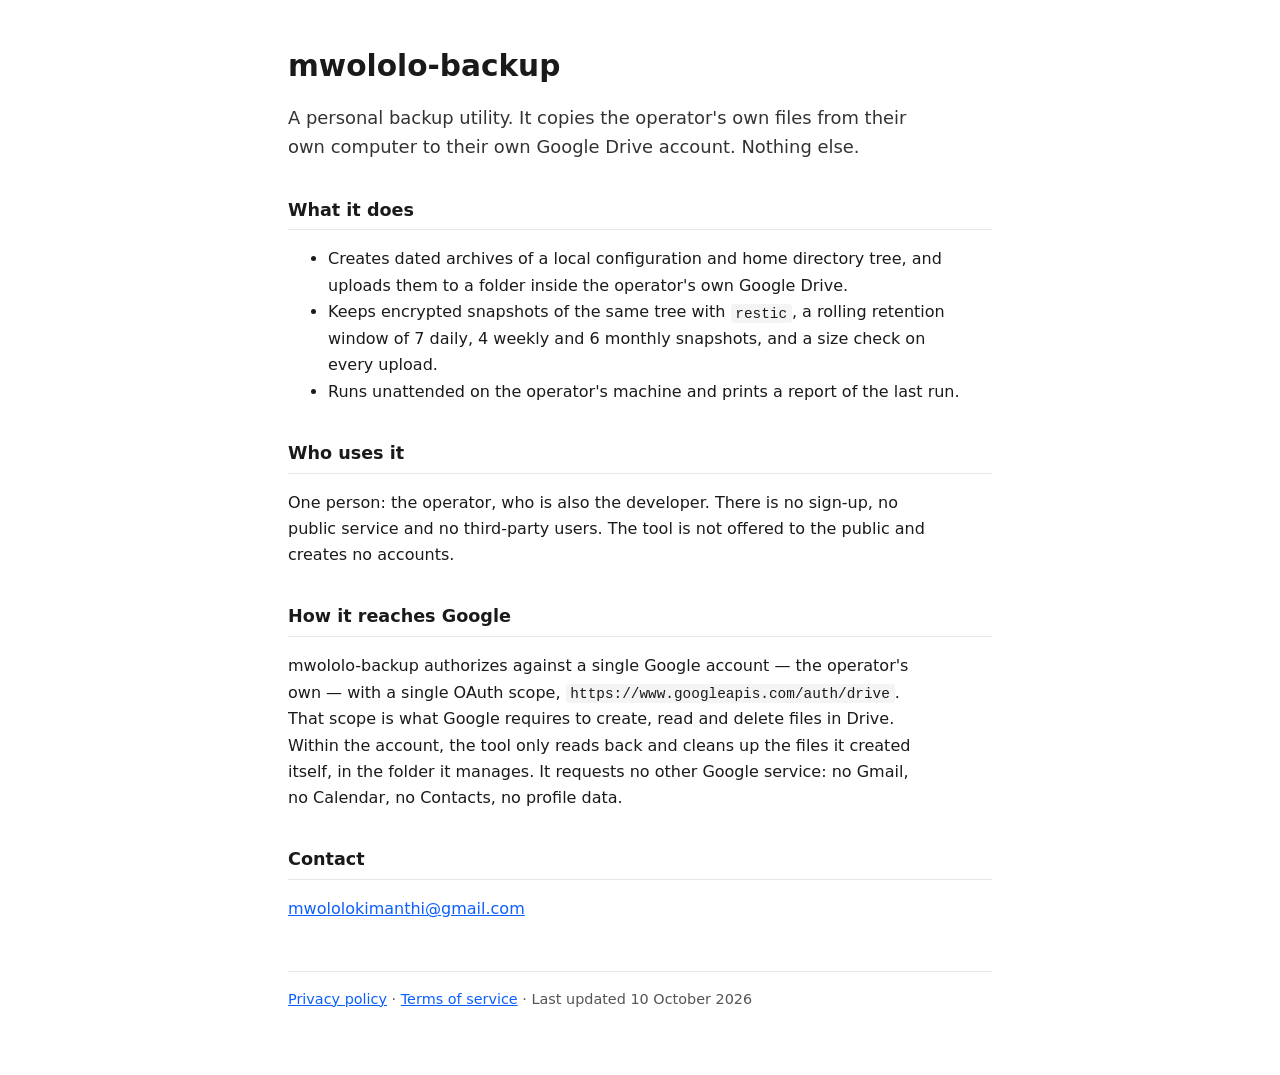
<file: index.html>
<!doctype html>
<html lang="en">
<head>
<meta charset="utf-8">
<meta name="viewport" content="width=device-width, initial-scale=1">
<title>mwololo-backup — personal backup to Google Drive</title>
<meta name="description" content="mwololo-backup is a personal backup utility that copies its operator's own files to their own Google Drive account.">
<link rel="stylesheet" href="/style.css">
</head>
<body>
<main>
<h1>mwololo-backup</h1>

<p class="lede">A personal backup utility. It copies the operator's own files from
their own computer to their own Google Drive account. Nothing else.</p>

<h2>What it does</h2>
<ul>
  <li>Creates dated archives of a local configuration and home directory tree, and uploads
      them to a folder inside the operator's own Google Drive.</li>
  <li>Keeps encrypted snapshots of the same tree with <code>restic</code>, a rolling
      retention window of 7 daily, 4 weekly and 6 monthly snapshots, and a size check on
      every upload.</li>
  <li>Runs unattended on the operator's machine and prints a report of the last run.</li>
</ul>

<h2>Who uses it</h2>
<p>One person: the operator, who is also the developer. There is no sign-up, no public
service and no third-party users. The tool is not offered to the public and creates no
accounts.</p>

<h2>How it reaches Google</h2>
<p>mwololo-backup authorizes against a single Google account — the operator's own — with a
single OAuth scope, <code>https://www.googleapis.com/auth/drive</code>. That scope is what
Google requires to create, read and delete files in Drive. Within the account, the tool
only reads back and cleans up the files it created itself, in the folder it manages. It
requests no other Google service: no Gmail, no Calendar, no Contacts, no profile data.</p>

<h2>Contact</h2>
<p><a href="mailto:mwololokimanthi@gmail.com">mwololokimanthi@gmail.com</a></p>

<footer>
  <a href="/privacy.html">Privacy policy</a> · <a href="/terms.html">Terms of service</a>
  · Last updated 10 October 2026
</footer>
</main>
</body>
</html>
</file>
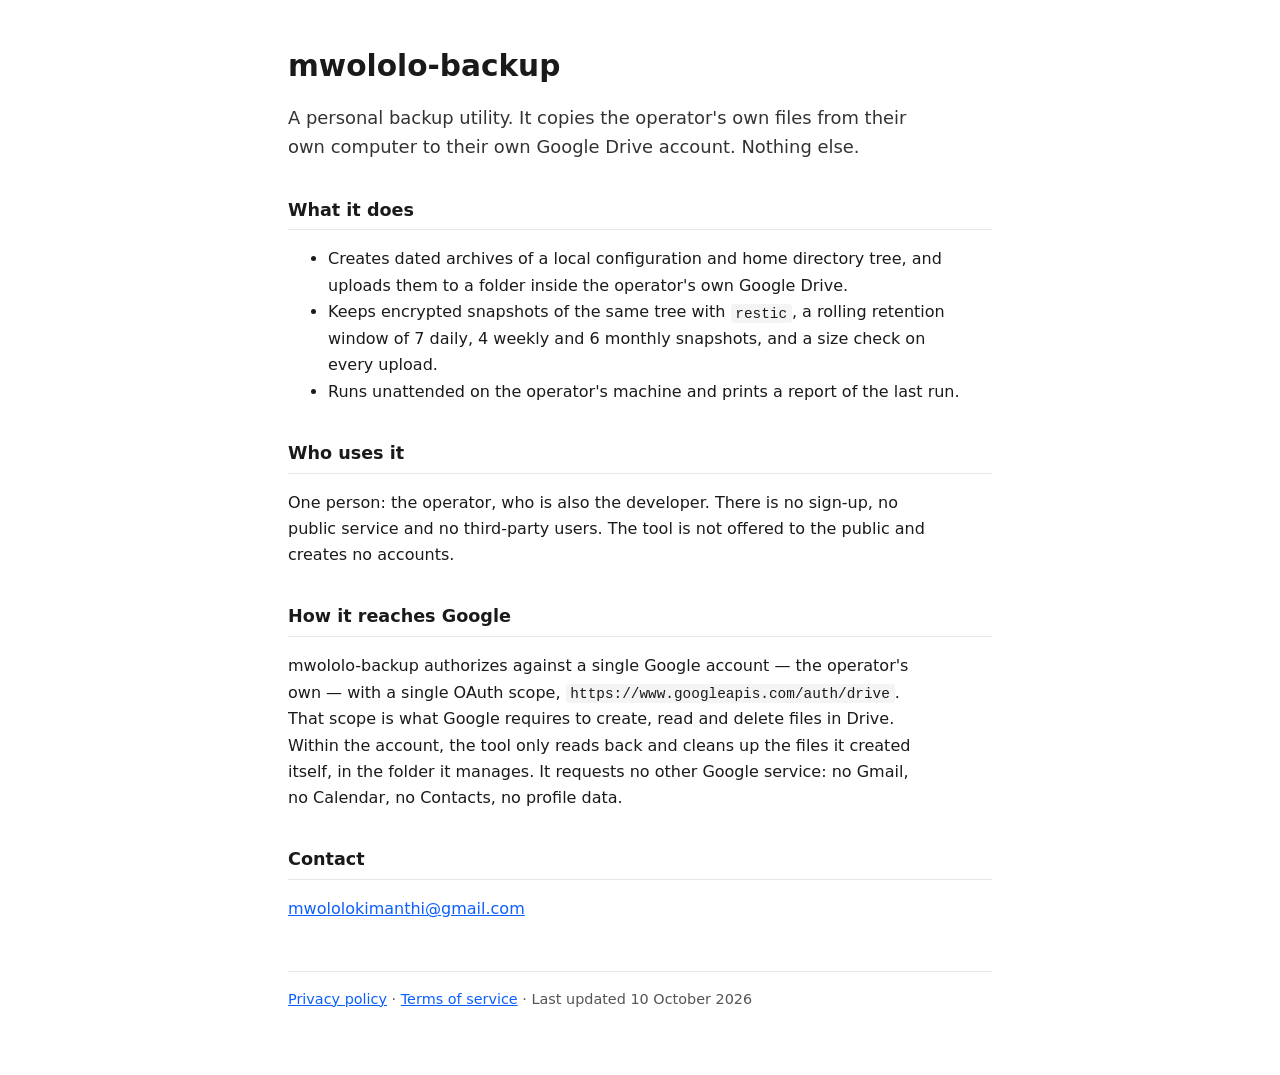
<file: public/index.html>
<!doctype html>
<html lang="en">
<head>
<meta charset="utf-8">
<meta name="viewport" content="width=device-width, initial-scale=1">
<title>mwololo-backup — personal backup to Google Drive</title>
<meta name="description" content="mwololo-backup is a personal backup utility that copies its operator's own files to their own Google Drive account.">
<link rel="stylesheet" href="/style.css">
</head>
<body>
<main>
<h1>mwololo-backup</h1>

<p class="lede">A personal backup utility. It copies the operator's own files from
their own computer to their own Google Drive account. Nothing else.</p>

<h2>What it does</h2>
<ul>
  <li>Creates dated archives of a local configuration and home directory tree, and uploads
      them to a folder inside the operator's own Google Drive.</li>
  <li>Keeps encrypted snapshots of the same tree with <code>restic</code>, a rolling
      retention window of 7 daily, 4 weekly and 6 monthly snapshots, and a size check on
      every upload.</li>
  <li>Runs unattended on the operator's machine and prints a report of the last run.</li>
</ul>

<h2>Who uses it</h2>
<p>One person: the operator, who is also the developer. There is no sign-up, no public
service and no third-party users. The tool is not offered to the public and creates no
accounts.</p>

<h2>How it reaches Google</h2>
<p>mwololo-backup authorizes against a single Google account — the operator's own — with a
single OAuth scope, <code>https://www.googleapis.com/auth/drive</code>. That scope is what
Google requires to create, read and delete files in Drive. Within the account, the tool
only reads back and cleans up the files it created itself, in the folder it manages. It
requests no other Google service: no Gmail, no Calendar, no Contacts, no profile data.</p>

<h2>Contact</h2>
<p><a href="mailto:mwololokimanthi@gmail.com">mwololokimanthi@gmail.com</a></p>

<footer>
  <a href="/privacy">Privacy policy</a> · <a href="/terms">Terms of service</a>
  · Last updated 10 October 2026
</footer>
</main>
</body>
</html>
</file>
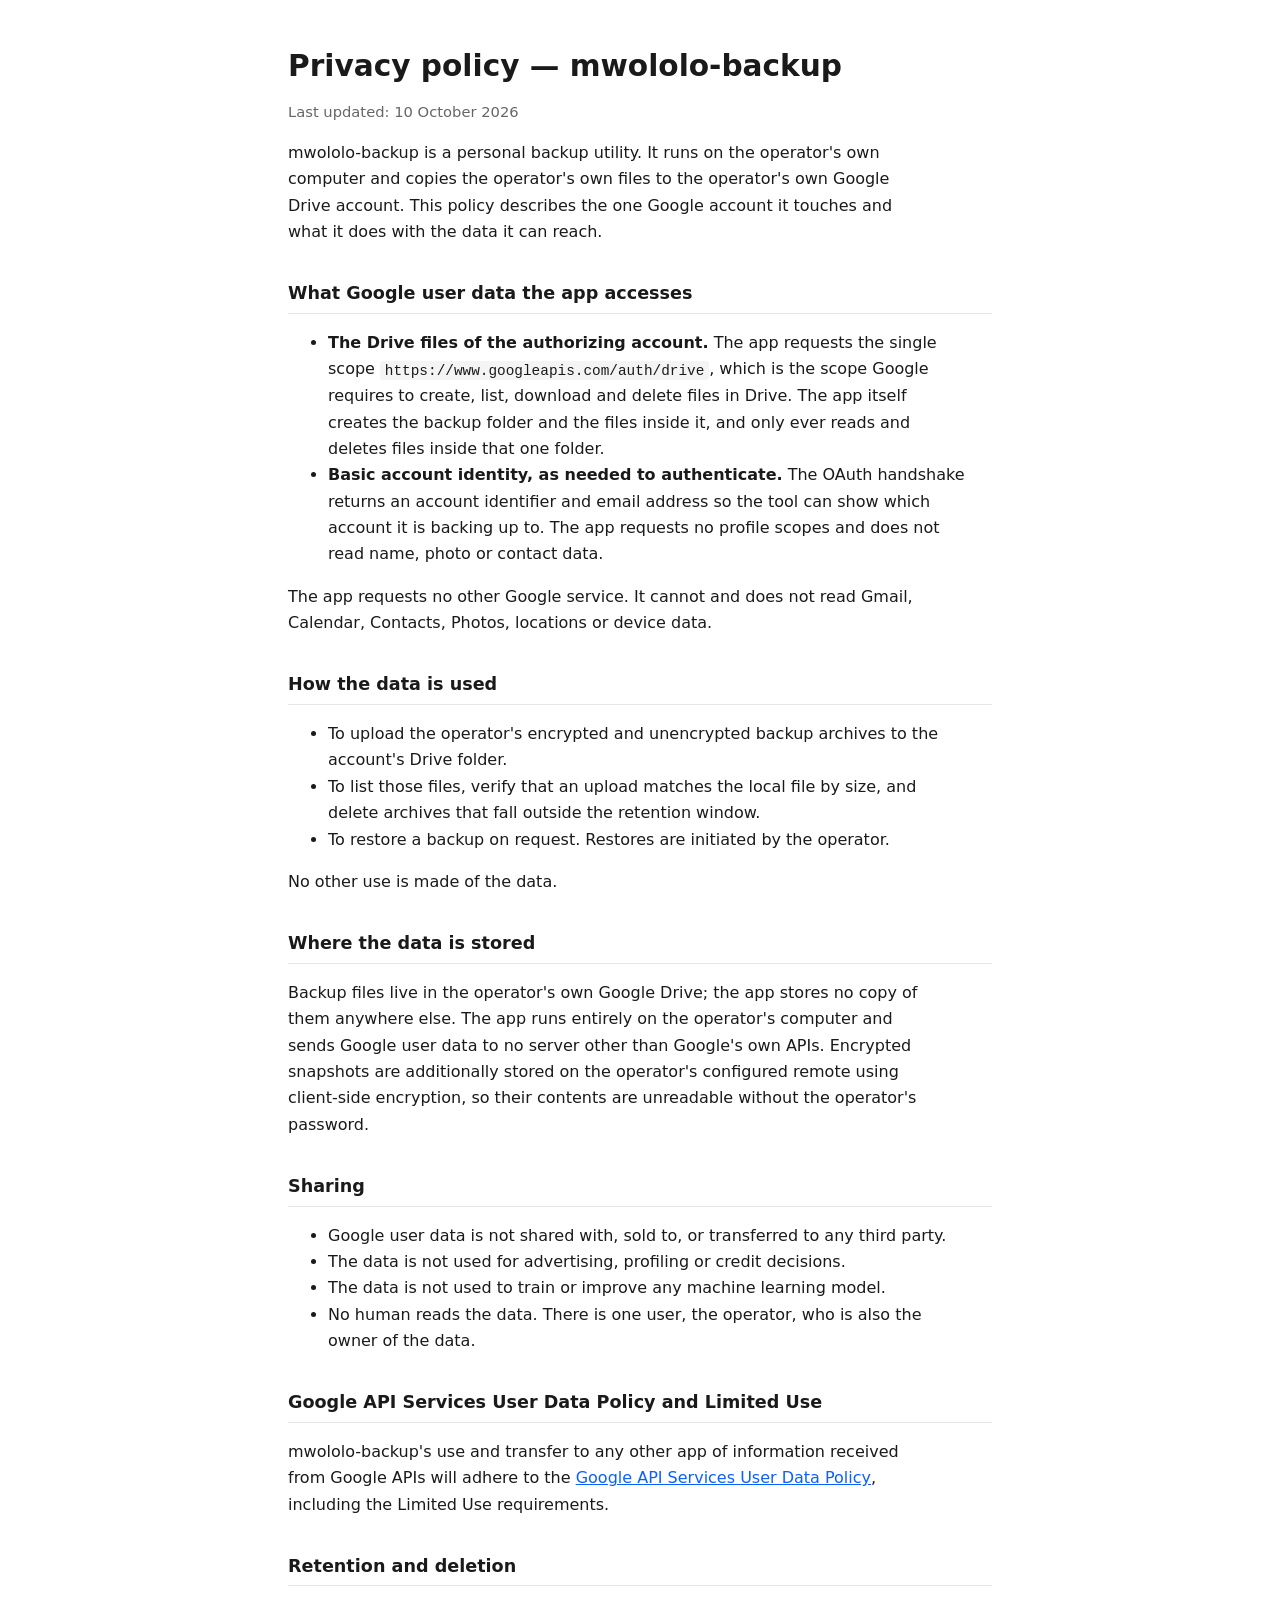
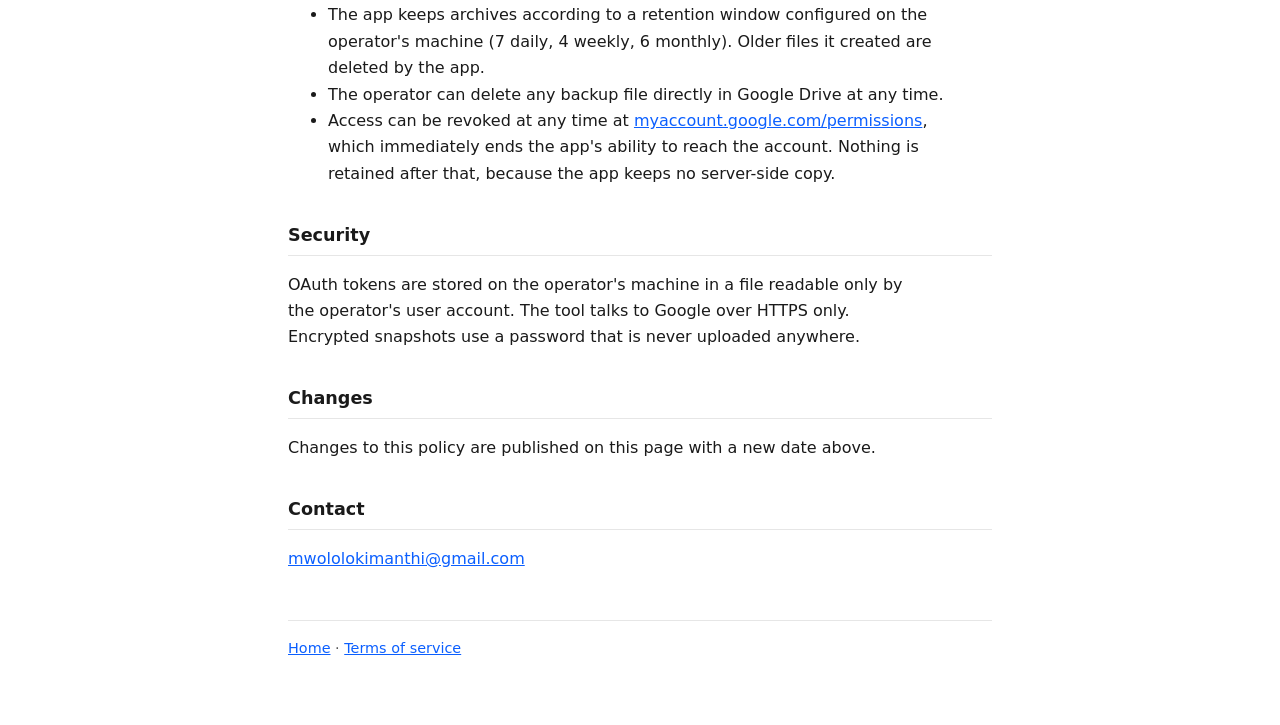
<file: privacy.html>
<!doctype html>
<html lang="en">
<head>
<meta charset="utf-8">
<meta name="viewport" content="width=device-width, initial-scale=1">
<title>Privacy policy — mwololo-backup</title>
<meta name="description" content="Privacy policy for mwololo-backup, a personal backup utility.">
<link rel="stylesheet" href="/style.css">
</head>
<body>
<main>
<h1>Privacy policy — mwololo-backup</h1>
<p class="updated">Last updated: 10 October 2026</p>

<p>mwololo-backup is a personal backup utility. It runs on the operator's own computer and
copies the operator's own files to the operator's own Google Drive account. This policy
describes the one Google account it touches and what it does with the data it can reach.</p>

<h2>What Google user data the app accesses</h2>
<ul>
  <li><strong>The Drive files of the authorizing account.</strong> The app requests the
      single scope <code>https://www.googleapis.com/auth/drive</code>, which is the scope
      Google requires to create, list, download and delete files in Drive. The app itself
      creates the backup folder and the files inside it, and only ever reads and deletes
      files inside that one folder.</li>
  <li><strong>Basic account identity, as needed to authenticate.</strong> The OAuth
      handshake returns an account identifier and email address so the tool can show which
      account it is backing up to. The app requests no profile scopes and does not read
      name, photo or contact data.</li>
</ul>
<p>The app requests no other Google service. It cannot and does not read Gmail, Calendar,
Contacts, Photos, locations or device data.</p>

<h2>How the data is used</h2>
<ul>
  <li>To upload the operator's encrypted and unencrypted backup archives to the account's
      Drive folder.</li>
  <li>To list those files, verify that an upload matches the local file by size, and delete
      archives that fall outside the retention window.</li>
  <li>To restore a backup on request. Restores are initiated by the operator.</li>
</ul>
<p>No other use is made of the data.</p>

<h2>Where the data is stored</h2>
<p>Backup files live in the operator's own Google Drive; the app stores no copy of them
anywhere else. The app runs entirely on the operator's computer and sends Google user data
to no server other than Google's own APIs. Encrypted snapshots are additionally stored on
the operator's configured remote using client-side encryption, so their contents are
unreadable without the operator's password.</p>

<h2>Sharing</h2>
<ul>
  <li>Google user data is not shared with, sold to, or transferred to any third party.</li>
  <li>The data is not used for advertising, profiling or credit decisions.</li>
  <li>The data is not used to train or improve any machine learning model.</li>
  <li>No human reads the data. There is one user, the operator, who is also the owner of
      the data.</li>
</ul>

<h2>Google API Services User Data Policy and Limited Use</h2>
<p>mwololo-backup's use and transfer to any other app of information received from Google
APIs will adhere to the <a
href="https://developers.google.com/terms/api-services-user-data-policy">Google API Services
User Data Policy</a>, including the Limited Use requirements.</p>

<h2>Retention and deletion</h2>
<ul>
  <li>The app keeps archives according to a retention window configured on the operator's
      machine (7 daily, 4 weekly, 6 monthly). Older files it created are deleted by the app.</li>
  <li>The operator can delete any backup file directly in Google Drive at any time.</li>
  <li>Access can be revoked at any time at
      <a href="https://myaccount.google.com/permissions">myaccount.google.com/permissions</a>,
      which immediately ends the app's ability to reach the account. Nothing is retained
      after that, because the app keeps no server-side copy.</li>
</ul>

<h2>Security</h2>
<p>OAuth tokens are stored on the operator's machine in a file readable only by the
operator's user account. The tool talks to Google over HTTPS only. Encrypted snapshots use
a password that is never uploaded anywhere.</p>

<h2>Changes</h2>
<p>Changes to this policy are published on this page with a new date above.</p>

<h2>Contact</h2>
<p><a href="mailto:mwololokimanthi@gmail.com">mwololokimanthi@gmail.com</a></p>

<footer>
  <a href="/">Home</a> · <a href="/terms.html">Terms of service</a>
</footer>
</main>
</body>
</html>
</file>
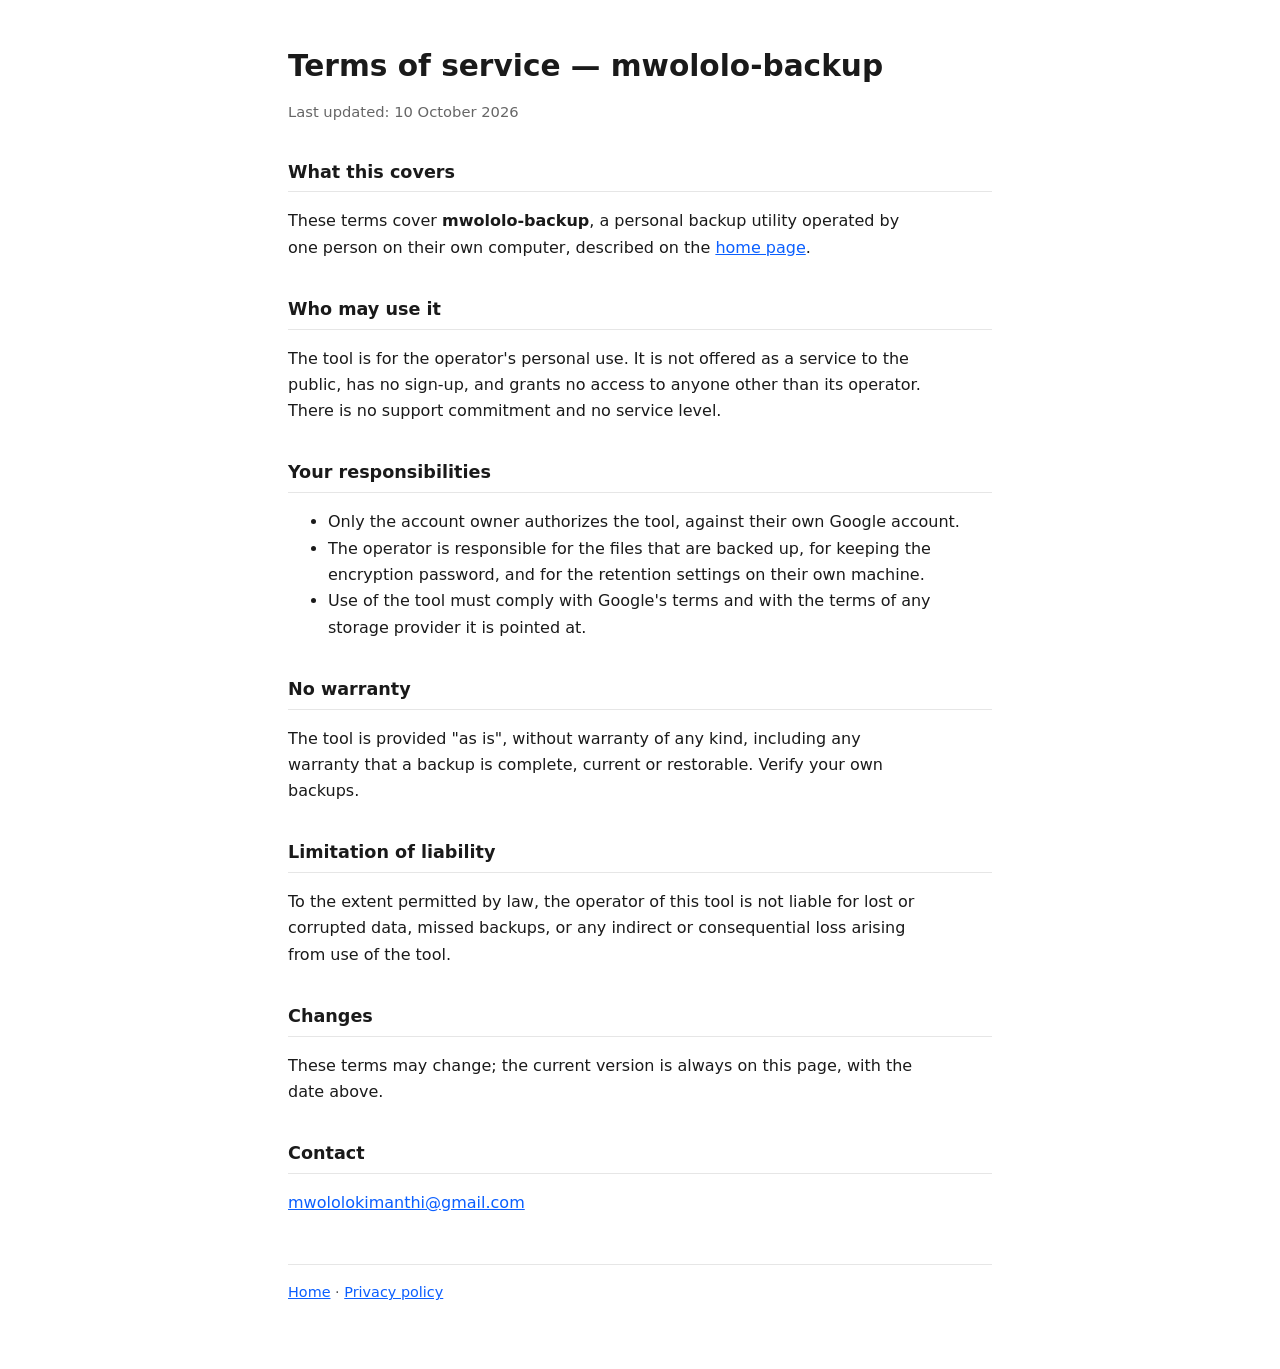
<file: terms.html>
<!doctype html>
<html lang="en">
<head>
<meta charset="utf-8">
<meta name="viewport" content="width=device-width, initial-scale=1">
<title>Terms of service — mwololo-backup</title>
<meta name="description" content="Terms of service for mwololo-backup, a personal backup utility.">
<link rel="stylesheet" href="/style.css">
</head>
<body>
<main>
<h1>Terms of service — mwololo-backup</h1>
<p class="updated">Last updated: 10 October 2026</p>

<h2>What this covers</h2>
<p>These terms cover <strong>mwololo-backup</strong>, a personal backup utility operated by
one person on their own computer, described on the <a href="/">home page</a>.</p>

<h2>Who may use it</h2>
<p>The tool is for the operator's personal use. It is not offered as a service to the
public, has no sign-up, and grants no access to anyone other than its operator. There is no
support commitment and no service level.</p>

<h2>Your responsibilities</h2>
<ul>
  <li>Only the account owner authorizes the tool, against their own Google account.</li>
  <li>The operator is responsible for the files that are backed up, for keeping the
      encryption password, and for the retention settings on their own machine.</li>
  <li>Use of the tool must comply with Google's terms and with the terms of any storage
      provider it is pointed at.</li>
</ul>

<h2>No warranty</h2>
<p>The tool is provided "as is", without warranty of any kind, including any warranty that a
backup is complete, current or restorable. Verify your own backups.</p>

<h2>Limitation of liability</h2>
<p>To the extent permitted by law, the operator of this tool is not liable for lost or
corrupted data, missed backups, or any indirect or consequential loss arising from use of
the tool.</p>

<h2>Changes</h2>
<p>These terms may change; the current version is always on this page, with the date above.</p>

<h2>Contact</h2>
<p><a href="mailto:mwololokimanthi@gmail.com">mwololokimanthi@gmail.com</a></p>

<footer>
  <a href="/">Home</a> · <a href="/privacy.html">Privacy policy</a>
</footer>
</main>
</body>
</html>
</file>
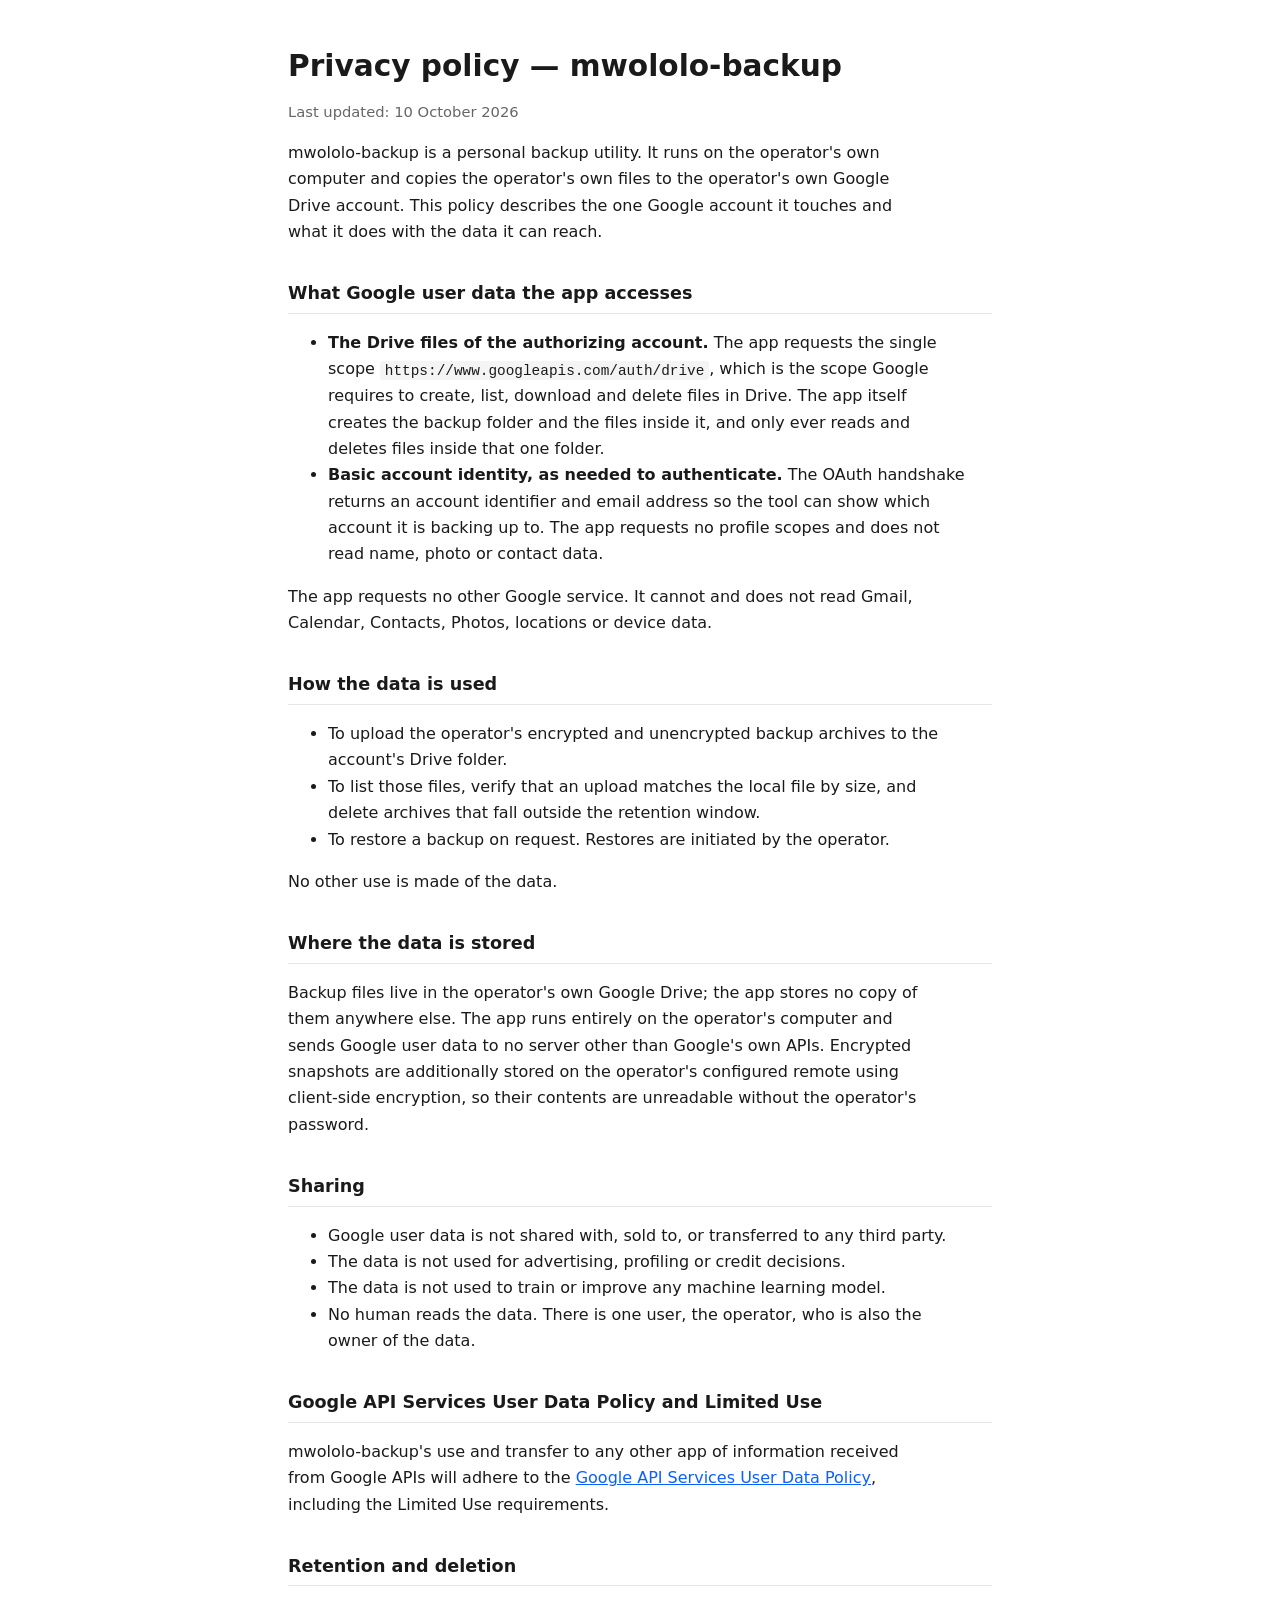
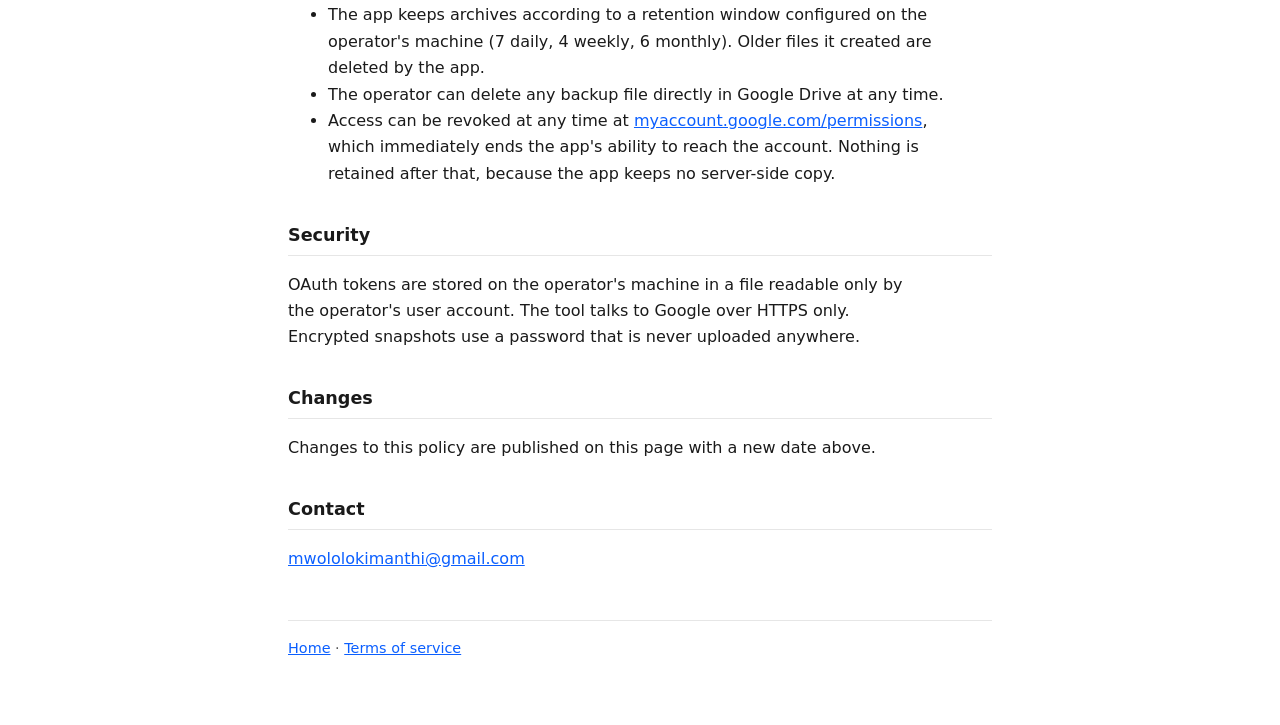
<file: public/privacy.html>
<!doctype html>
<html lang="en">
<head>
<meta charset="utf-8">
<meta name="viewport" content="width=device-width, initial-scale=1">
<title>Privacy policy — mwololo-backup</title>
<meta name="description" content="Privacy policy for mwololo-backup, a personal backup utility.">
<link rel="stylesheet" href="/style.css">
</head>
<body>
<main>
<h1>Privacy policy — mwololo-backup</h1>
<p class="updated">Last updated: 10 October 2026</p>

<p>mwololo-backup is a personal backup utility. It runs on the operator's own computer and
copies the operator's own files to the operator's own Google Drive account. This policy
describes the one Google account it touches and what it does with the data it can reach.</p>

<h2>What Google user data the app accesses</h2>
<ul>
  <li><strong>The Drive files of the authorizing account.</strong> The app requests the
      single scope <code>https://www.googleapis.com/auth/drive</code>, which is the scope
      Google requires to create, list, download and delete files in Drive. The app itself
      creates the backup folder and the files inside it, and only ever reads and deletes
      files inside that one folder.</li>
  <li><strong>Basic account identity, as needed to authenticate.</strong> The OAuth
      handshake returns an account identifier and email address so the tool can show which
      account it is backing up to. The app requests no profile scopes and does not read
      name, photo or contact data.</li>
</ul>
<p>The app requests no other Google service. It cannot and does not read Gmail, Calendar,
Contacts, Photos, locations or device data.</p>

<h2>How the data is used</h2>
<ul>
  <li>To upload the operator's encrypted and unencrypted backup archives to the account's
      Drive folder.</li>
  <li>To list those files, verify that an upload matches the local file by size, and delete
      archives that fall outside the retention window.</li>
  <li>To restore a backup on request. Restores are initiated by the operator.</li>
</ul>
<p>No other use is made of the data.</p>

<h2>Where the data is stored</h2>
<p>Backup files live in the operator's own Google Drive; the app stores no copy of them
anywhere else. The app runs entirely on the operator's computer and sends Google user data
to no server other than Google's own APIs. Encrypted snapshots are additionally stored on
the operator's configured remote using client-side encryption, so their contents are
unreadable without the operator's password.</p>

<h2>Sharing</h2>
<ul>
  <li>Google user data is not shared with, sold to, or transferred to any third party.</li>
  <li>The data is not used for advertising, profiling or credit decisions.</li>
  <li>The data is not used to train or improve any machine learning model.</li>
  <li>No human reads the data. There is one user, the operator, who is also the owner of
      the data.</li>
</ul>

<h2>Google API Services User Data Policy and Limited Use</h2>
<p>mwololo-backup's use and transfer to any other app of information received from Google
APIs will adhere to the <a
href="https://developers.google.com/terms/api-services-user-data-policy">Google API Services
User Data Policy</a>, including the Limited Use requirements.</p>

<h2>Retention and deletion</h2>
<ul>
  <li>The app keeps archives according to a retention window configured on the operator's
      machine (7 daily, 4 weekly, 6 monthly). Older files it created are deleted by the app.</li>
  <li>The operator can delete any backup file directly in Google Drive at any time.</li>
  <li>Access can be revoked at any time at
      <a href="https://myaccount.google.com/permissions">myaccount.google.com/permissions</a>,
      which immediately ends the app's ability to reach the account. Nothing is retained
      after that, because the app keeps no server-side copy.</li>
</ul>

<h2>Security</h2>
<p>OAuth tokens are stored on the operator's machine in a file readable only by the
operator's user account. The tool talks to Google over HTTPS only. Encrypted snapshots use
a password that is never uploaded anywhere.</p>

<h2>Changes</h2>
<p>Changes to this policy are published on this page with a new date above.</p>

<h2>Contact</h2>
<p><a href="mailto:mwololokimanthi@gmail.com">mwololokimanthi@gmail.com</a></p>

<footer>
  <a href="/">Home</a> · <a href="/terms">Terms of service</a>
</footer>
</main>
</body>
</html>
</file>
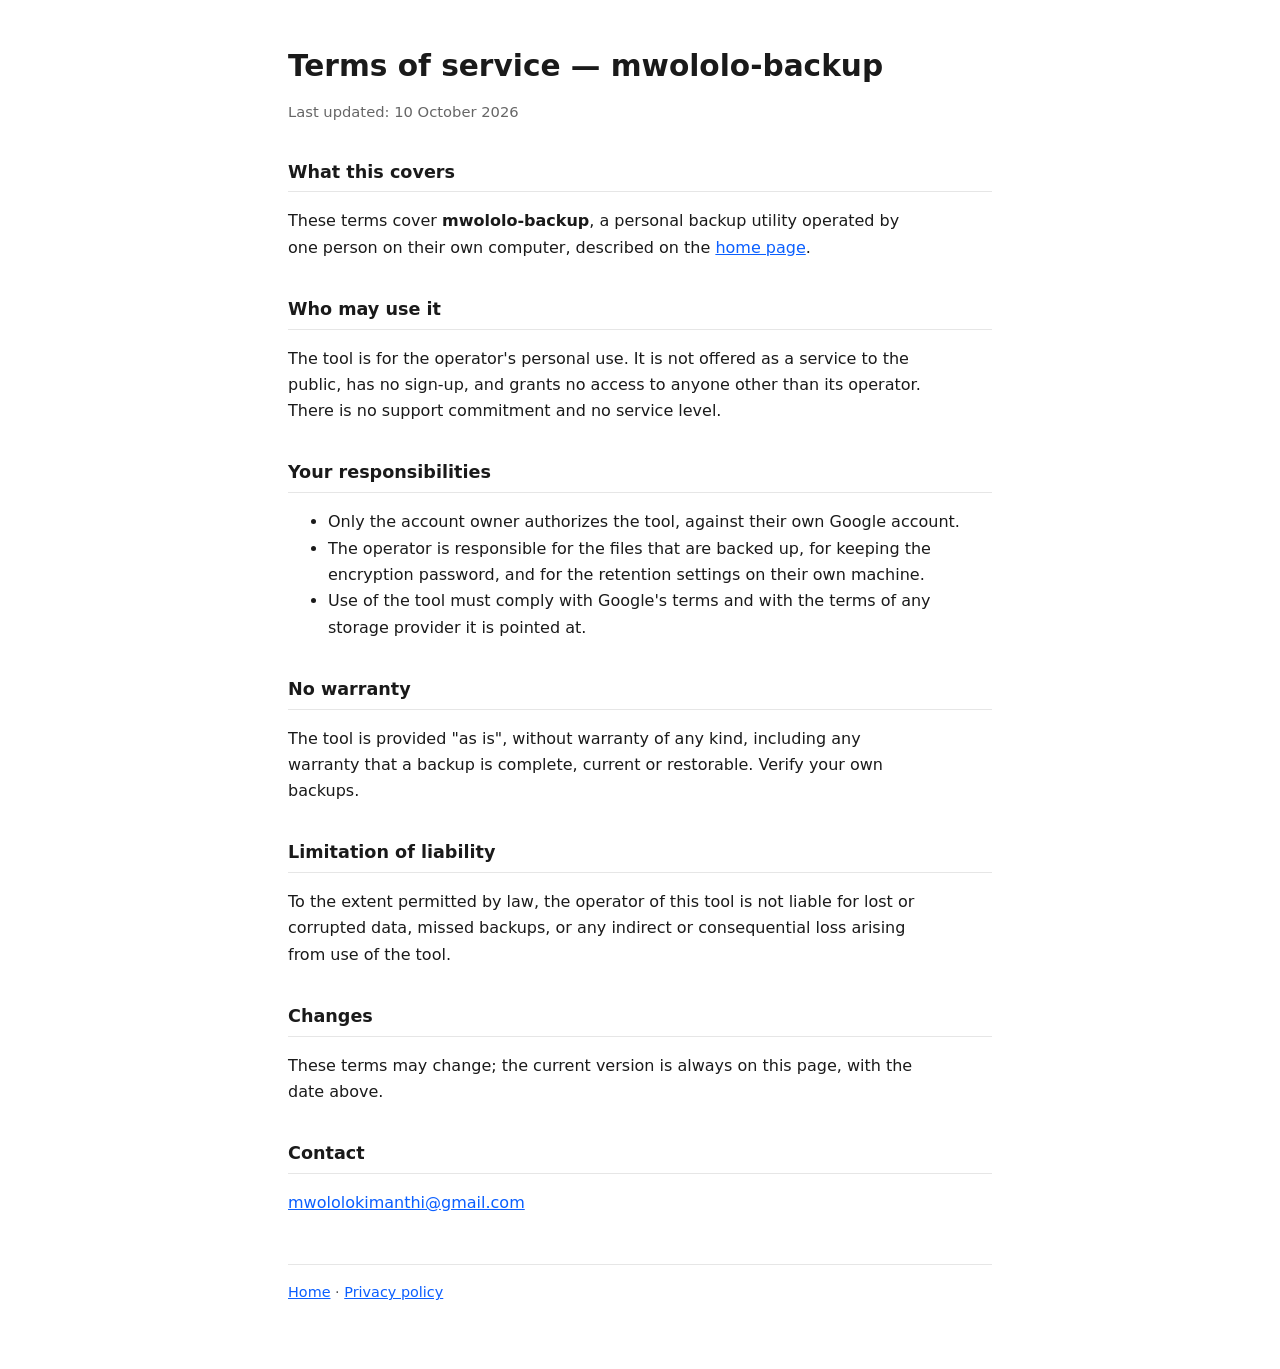
<file: public/terms.html>
<!doctype html>
<html lang="en">
<head>
<meta charset="utf-8">
<meta name="viewport" content="width=device-width, initial-scale=1">
<title>Terms of service — mwololo-backup</title>
<meta name="description" content="Terms of service for mwololo-backup, a personal backup utility.">
<link rel="stylesheet" href="/style.css">
</head>
<body>
<main>
<h1>Terms of service — mwololo-backup</h1>
<p class="updated">Last updated: 10 October 2026</p>

<h2>What this covers</h2>
<p>These terms cover <strong>mwololo-backup</strong>, a personal backup utility operated by
one person on their own computer, described on the <a href="/">home page</a>.</p>

<h2>Who may use it</h2>
<p>The tool is for the operator's personal use. It is not offered as a service to the
public, has no sign-up, and grants no access to anyone other than its operator. There is no
support commitment and no service level.</p>

<h2>Your responsibilities</h2>
<ul>
  <li>Only the account owner authorizes the tool, against their own Google account.</li>
  <li>The operator is responsible for the files that are backed up, for keeping the
      encryption password, and for the retention settings on their own machine.</li>
  <li>Use of the tool must comply with Google's terms and with the terms of any storage
      provider it is pointed at.</li>
</ul>

<h2>No warranty</h2>
<p>The tool is provided "as is", without warranty of any kind, including any warranty that a
backup is complete, current or restorable. Verify your own backups.</p>

<h2>Limitation of liability</h2>
<p>To the extent permitted by law, the operator of this tool is not liable for lost or
corrupted data, missed backups, or any indirect or consequential loss arising from use of
the tool.</p>

<h2>Changes</h2>
<p>These terms may change; the current version is always on this page, with the date above.</p>

<h2>Contact</h2>
<p><a href="mailto:mwololokimanthi@gmail.com">mwololokimanthi@gmail.com</a></p>

<footer>
  <a href="/">Home</a> · <a href="/privacy">Privacy policy</a>
</footer>
</main>
</body>
</html>
</file>
<file: style.css>
:root { color-scheme: light dark; }
body {
  margin: 0;
  padding: 3rem 1.25rem 4rem;
  font: 16px/1.65 system-ui, -apple-system, "Segoe UI", Roboto, sans-serif;
  color: #1a1a1a;
  background: #fff;
}
main { max-width: 44rem; margin: 0 auto; }
h1 { font-size: 1.85rem; line-height: 1.25; margin: 0 0 .5rem; }
h2 { font-size: 1.1rem; margin: 2.1rem 0 .5rem; padding-bottom: .3rem; border-bottom: 1px solid #e6e6e6; }
p, li { max-width: 40rem; }
.lede { font-size: 1.12rem; color: #333; }
.updated { color: #666; font-size: .92rem; }
code { background: #f4f4f4; padding: .1rem .3rem; border-radius: 3px; font-size: .9em; }
footer { margin-top: 3rem; padding-top: 1rem; border-top: 1px solid #e6e6e6; font-size: .9rem; color: #555; }
a { color: #0b5fff; }
@media (prefers-color-scheme: dark) {
  body { background: #141414; color: #e8e8e8; }
  .lede { color: #c4c4c4; }
  .updated { color: #999; }
  h2, footer { border-color: #333; }
  code { background: #242424; }
  footer { color: #999; }
  a { color: #7aa7ff; }
}
</file>
